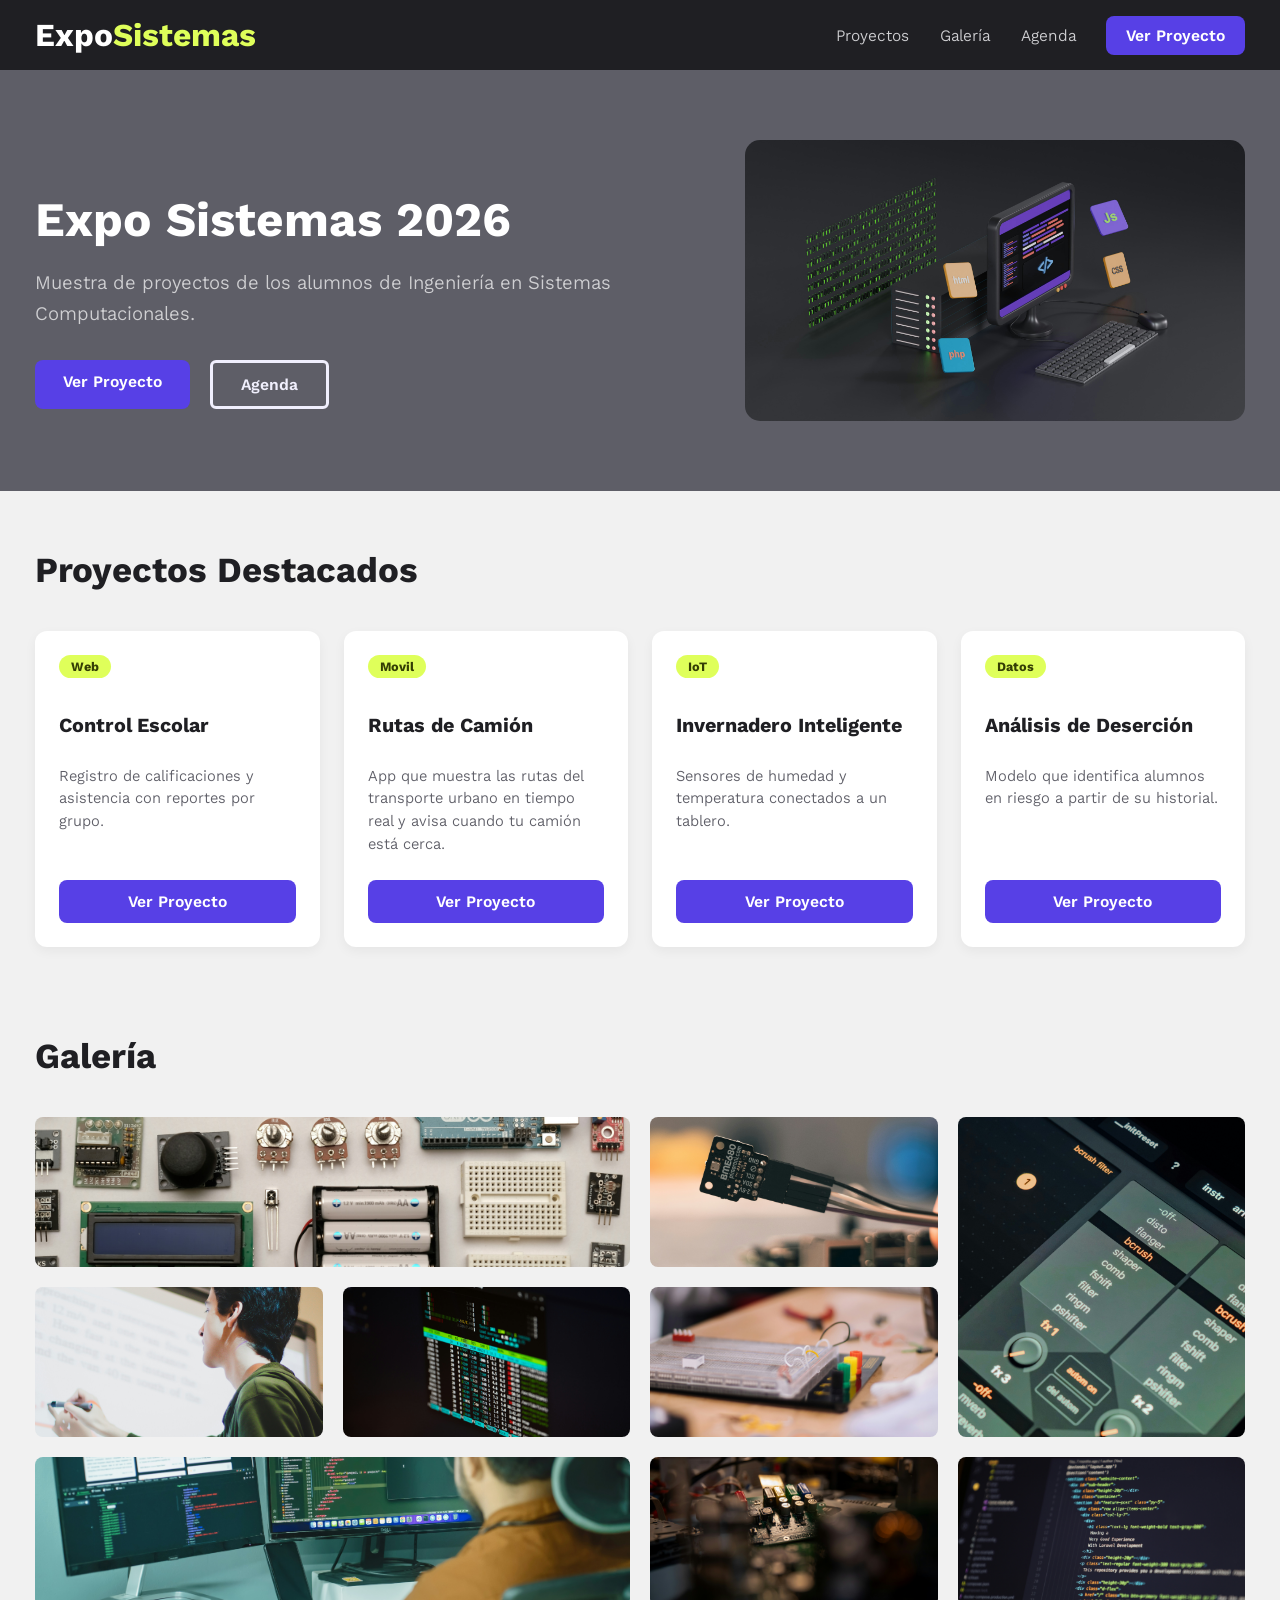
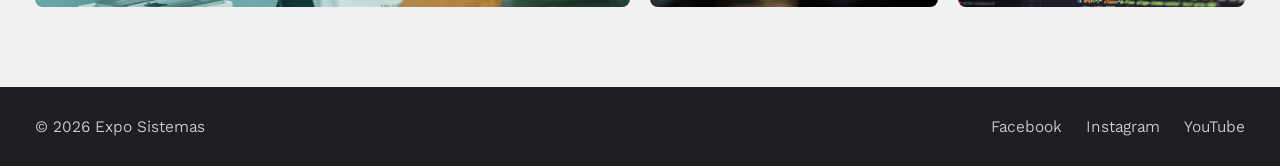
<file: index.html>
<!doctype html>
<html lang="es">
  <head>
    <meta charset="UTF-8" />
    <meta name="viewport" content="width=device-width, initial-scale=1.0" />
    <title>Expo Sistemas 2026</title>
    <link rel="stylesheet" href="indexstyle.css" />
  </head>
  <body>
    <header class="header">
      <div class="logo-texto">Expo<span>Sistemas</span></div>
      <nav class="nav">
        <ul>
          <li><a href="#proyectos">Proyectos</a></li>
          <li><a href="#galeria">Galería</a></li>
          <li><a href="#agenda">Agenda</a></li>
        </ul>
      </nav>
      <a href="#proyectos" class="btn-nav">Ver Proyecto</a>
    </header>

    <main>
      <!-- Parte1 -->
      <section class="hero">
        <div class="hero-contenido">
          <h1>Expo Sistemas 2026</h1>
          <p>
            Muestra de proyectos de los alumnos de Ingeniería en Sistemas
            Computacionales.
          </p>
          <div class="hero-botones">
            <a href="#proyectos" class="btn-primario">Ver Proyecto</a>
            <a href="#agenda" class="btn-secundario">Agenda</a>
          </div>
        </div>
        <div class="hero-imagen">
          <img
            src="ExpoImagenes/ImagenPrincipal.jpg"
            alt="Ilustración 3D de estación de trabajo con código"
            loading="lazy"
          />
        </div>
      </section>

      <!-- Parte2 -->
      <section id="proyectos" class="proyectos">
        <h2>Proyectos Destacados</h2>

        <div class="grid-tarjetas">
          <article class="tarjeta">
            <span class="etiqueta">Web</span>
            <h3>Control Escolar</h3>
            <p>
              Registro de calificaciones y asistencia con reportes por grupo.
            </p>
            <a href="#" class="btn-tarjeta">Ver Proyecto</a>
          </article>

          <article class="tarjeta">
            <span class="etiqueta">Movil</span>
            <h3>Rutas de Camión</h3>
            <p>
              App que muestra las rutas del transporte urbano en tiempo real y
              avisa cuando tu camión está cerca.
            </p>
            <a href="#" class="btn-tarjeta">Ver Proyecto</a>
          </article>

          <article class="tarjeta">
            <span class="etiqueta">IoT</span>
            <h3>Invernadero Inteligente</h3>
            <p>Sensores de humedad y temperatura conectados a un tablero.</p>
            <a href="#" class="btn-tarjeta">Ver Proyecto</a>
          </article>

          <article class="tarjeta">
            <span class="etiqueta">Datos</span>
            <h3>Análisis de Deserción</h3>
            <p>
              Modelo que identifica alumnos en riesgo a partir de su historial.
            </p>
            <a href="#" class="btn-tarjeta">Ver Proyecto</a>
          </article>
        </div>
      </section>

      <!-- Parte3 -->
      <section id="galeria" class="galeria">
        <h2>Galería</h2>

        <div class="grid-galeria">
          <figure class="galeria-item img-1">
            <img
              src="ExpoImagenes/Imagen1.jpg"
              alt="Componentes electrónicos"
              loading="lazy"
            />
          </figure>
          <figure class="galeria-item img-2">
            <img
              src="ExpoImagenes/Imagen2.jpg"
              alt="Sensor electrónico"
              loading="lazy"
            />
          </figure>
          <figure class="galeria-item img-3">
            <img
              src="ExpoImagenes/Imagen3.jpg"
              alt="Interfaz de usuario"
              loading="lazy"
            />
          </figure>
          <figure class="galeria-item img-4">
            <img
              src="ExpoImagenes/Imagen4.jpg"
              alt="Estudiante programando"
              loading="lazy"
            />
          </figure>
          <figure class="galeria-item img-5">
            <img
              src="ExpoImagenes/Imagen5.jpg"
              alt="Pantalla con código"
              loading="lazy"
            />
          </figure>
          <figure class="galeria-item img-6">
            <img
              src="ExpoImagenes/Imagen6.jpg"
              alt="Circuito integrado"
              loading="lazy"
            />
          </figure>
          <figure class="galeria-item img-7">
            <img
              src="ExpoImagenes/Imagen7.jpg"
              alt="Desarrollo de software"
              loading="lazy"
            />
          </figure>
          <figure class="galeria-item img-8">
            <img
              src="ExpoImagenes/Imagen8.jpg"
              alt="Workspace tecnológico"
              loading="lazy"
            />
          </figure>
          <figure class="galeria-item img-9">
            <img
              src="ExpoImagenes/Imagen9.jpg"
              alt="Equipo de trabajo"
              loading="lazy"
            />
          </figure>
        </div>
      </section>
    </main>

    <!-- Parte4 -->
    <footer class="footer">
      <div class="footer-contenido">
        <p class="copyright">© 2026 Expo Sistemas</p>
        <ul class="redes-sociales">
          <li>
            <a href="https://facebook.com" target="_blank" rel="noopener"
              >Facebook</a
            >
          </li>
          <li>
            <a href="https://instagram.com" target="_blank" rel="noopener"
              >Instagram</a
            >
          </li>
          <li>
            <a href="https://youtube.com" target="_blank" rel="noopener"
              >YouTube</a
            >
          </li>
        </ul>
      </div>
    </footer>
  </body>
</html>
</file>
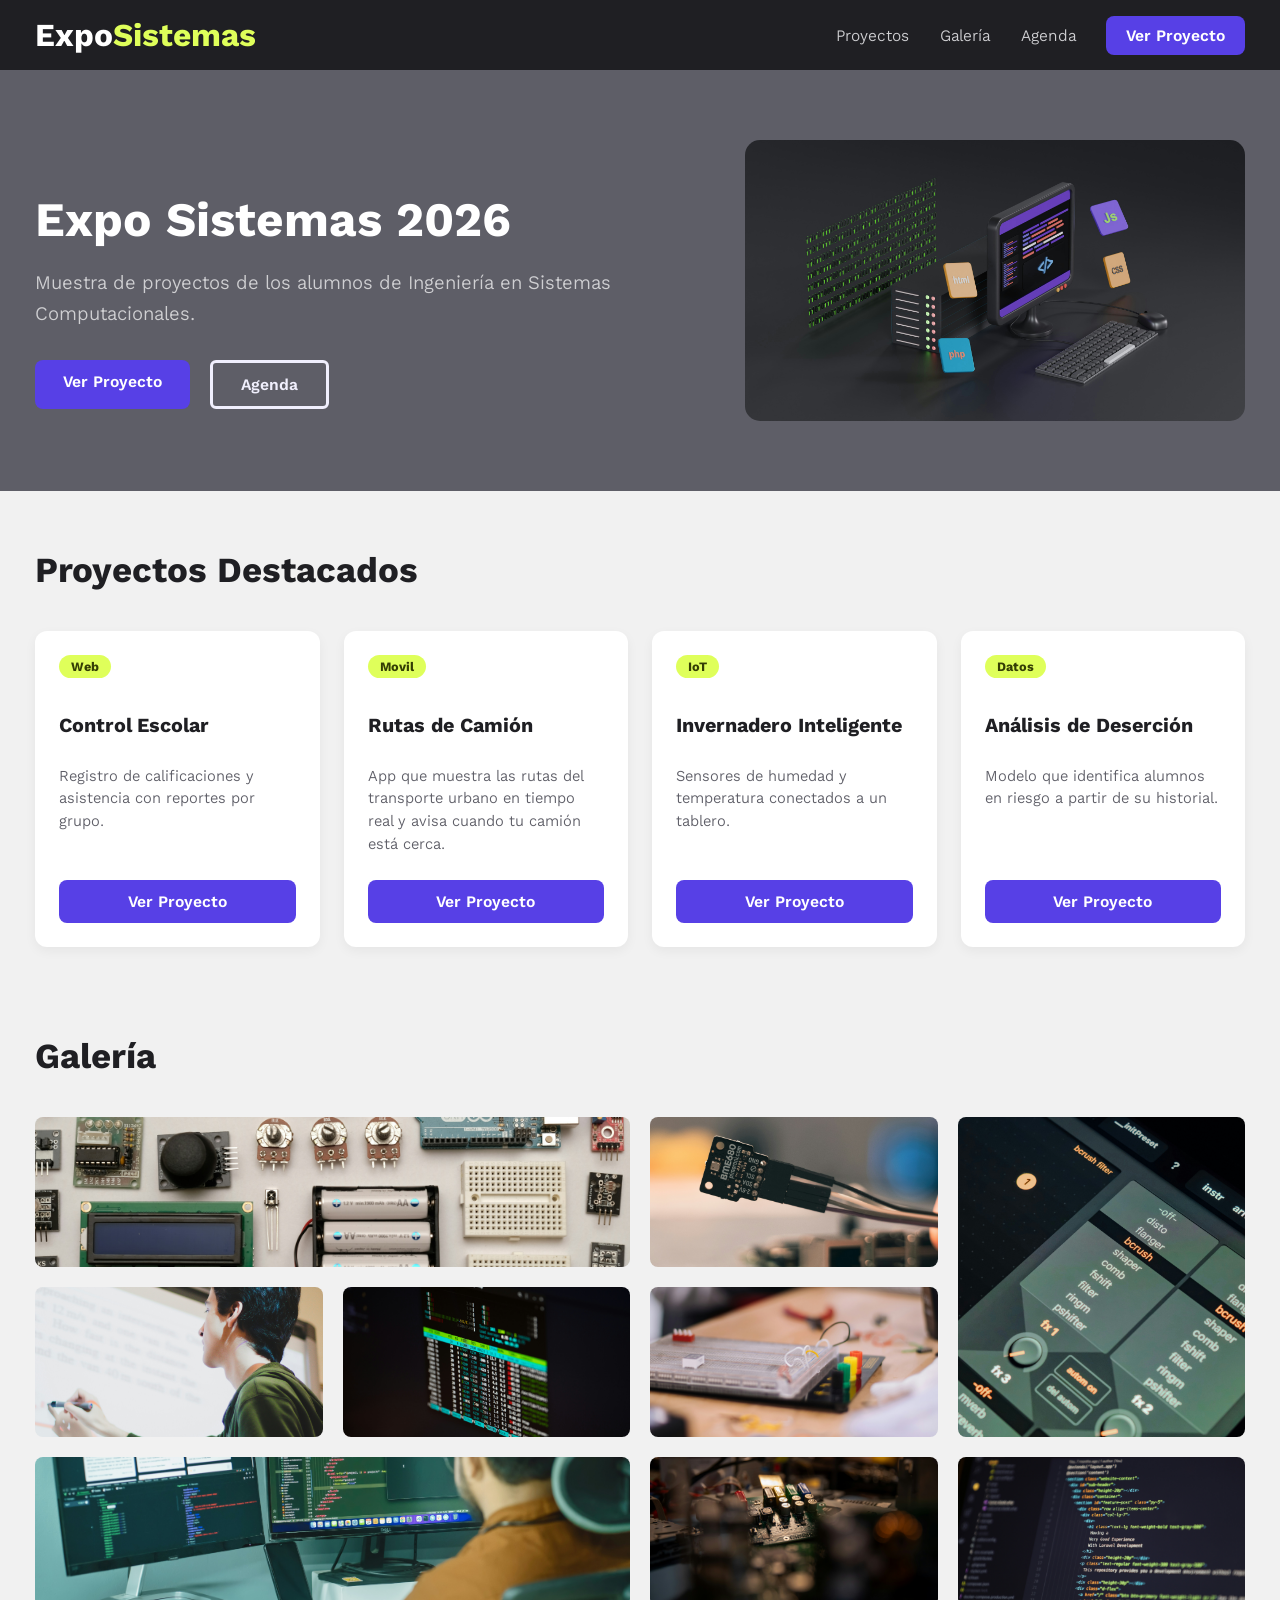
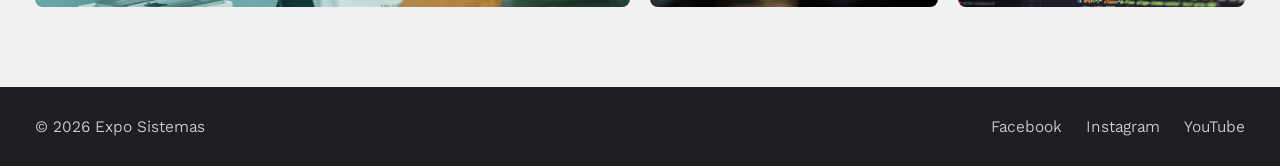
<file: expo.html>
<!doctype html>
<html lang="es">
  <head>
    <meta charset="UTF-8" />
    <meta name="viewport" content="width=device-width, initial-scale=1.0" />
    <title>Expo Sistemas 2026</title>
    <link rel="stylesheet" href="expo.css" />
  </head>
  <body>
    <header class="header">
      <div class="logo-texto">Expo<span>Sistemas</span></div>
      <nav class="nav">
        <ul>
          <li><a href="#proyectos">Proyectos</a></li>
          <li><a href="#galeria">Galería</a></li>
          <li><a href="#agenda">Agenda</a></li>
        </ul>
      </nav>
      <a href="#proyectos" class="btn-nav">Ver Proyecto</a>
    </header>

    <main>
      <!-- Parte1 -->
      <section class="hero">
        <div class="hero-contenido">
          <h1>Expo Sistemas 2026</h1>
          <p>
            Muestra de proyectos de los alumnos de Ingeniería en Sistemas
            Computacionales.
          </p>
          <div class="hero-botones">
            <a href="#proyectos" class="btn-primario">Ver Proyecto</a>
            <a href="#agenda" class="btn-secundario">Agenda</a>
          </div>
        </div>
        <div class="hero-imagen">
          <img
            src="ExpoImagenes/ImagenPrincipal.jpg"
            alt="Ilustración 3D de estación de trabajo con código"
            loading="lazy"
          />
        </div>
      </section>

      <!-- Parte2 -->
      <section id="proyectos" class="proyectos">
        <h2>Proyectos Destacados</h2>

        <div class="grid-tarjetas">
          <article class="tarjeta">
            <span class="etiqueta">Web</span>
            <h3>Control Escolar</h3>
            <p>
              Registro de calificaciones y asistencia con reportes por grupo.
            </p>
            <a href="#" class="btn-tarjeta">Ver Proyecto</a>
          </article>

          <article class="tarjeta">
            <span class="etiqueta">Movil</span>
            <h3>Rutas de Camión</h3>
            <p>
              App que muestra las rutas del transporte urbano en tiempo real y
              avisa cuando tu camión está cerca.
            </p>
            <a href="#" class="btn-tarjeta">Ver Proyecto</a>
          </article>

          <article class="tarjeta">
            <span class="etiqueta">IoT</span>
            <h3>Invernadero Inteligente</h3>
            <p>Sensores de humedad y temperatura conectados a un tablero.</p>
            <a href="#" class="btn-tarjeta">Ver Proyecto</a>
          </article>

          <article class="tarjeta">
            <span class="etiqueta">Datos</span>
            <h3>Análisis de Deserción</h3>
            <p>
              Modelo que identifica alumnos en riesgo a partir de su historial.
            </p>
            <a href="#" class="btn-tarjeta">Ver Proyecto</a>
          </article>
        </div>
      </section>

      <!-- Parte3 -->
      <section id="galeria" class="galeria">
        <h2>Galería</h2>

        <div class="grid-galeria">
          <figure class="galeria-item img-1">
            <img
              src="ExpoImagenes/Imagen1.jpg"
              alt="Componentes electrónicos"
              loading="lazy"
            />
          </figure>
          <figure class="galeria-item img-2">
            <img
              src="ExpoImagenes/Imagen2.jpg"
              alt="Sensor electrónico"
              loading="lazy"
            />
          </figure>
          <figure class="galeria-item img-3">
            <img
              src="ExpoImagenes/Imagen3.jpg"
              alt="Interfaz de usuario"
              loading="lazy"
            />
          </figure>
          <figure class="galeria-item img-4">
            <img
              src="ExpoImagenes/Imagen4.jpg"
              alt="Estudiante programando"
              loading="lazy"
            />
          </figure>
          <figure class="galeria-item img-5">
            <img
              src="ExpoImagenes/Imagen5.jpg"
              alt="Pantalla con código"
              loading="lazy"
            />
          </figure>
          <figure class="galeria-item img-6">
            <img
              src="ExpoImagenes/Imagen6.jpg"
              alt="Circuito integrado"
              loading="lazy"
            />
          </figure>
          <figure class="galeria-item img-7">
            <img
              src="ExpoImagenes/Imagen7.jpg"
              alt="Desarrollo de software"
              loading="lazy"
            />
          </figure>
          <figure class="galeria-item img-8">
            <img
              src="ExpoImagenes/Imagen8.jpg"
              alt="Workspace tecnológico"
              loading="lazy"
            />
          </figure>
          <figure class="galeria-item img-9">
            <img
              src="ExpoImagenes/Imagen9.jpg"
              alt="Equipo de trabajo"
              loading="lazy"
            />
          </figure>
        </div>
      </section>
    </main>

    <!-- Parte4 -->
    <footer class="footer">
      <div class="footer-contenido">
        <p class="copyright">© 2026 Expo Sistemas</p>
        <ul class="redes-sociales">
          <li>
            <a href="https://facebook.com" target="_blank" rel="noopener"
              >Facebook</a
            >
          </li>
          <li>
            <a href="https://instagram.com" target="_blank" rel="noopener"
              >Instagram</a
            >
          </li>
          <li>
            <a href="https://youtube.com" target="_blank" rel="noopener"
              >YouTube</a
            >
          </li>
        </ul>
      </div>
    </footer>
  </body>
</html>
</file>
<file: indexstyle.css>
/*General*/
@import url('https://fonts.googleapis.com/css2?family=Kantumruy+Pro:wght@400;600;700&display=swap');
*{
  box-sizing: border-box;
}

body{
  font-family: 'Kantumruy Pro', sans-serif;
  margin: 0;
  padding: 0;
  padding-top: 70px;
  background-color: #F1F1F1 ;
}

/*Parte1*/

.header {
  position: fixed;
  top: 0;
  left: 0;
  width: 100%;
  height: 70px;
  background-color: #1F1F23;
  display: flex;
  justify-content: space-between; 
  align-items: center; 
  padding: 0 35px; 
  z-index: 1000;
}


.logo-texto {
  font-size: 2rem;
  font-weight: 700;
  color: #FFFFFF;
}

.logo-texto span {
  color: #DFFF5A;
}

.nav {
  margin-left: auto;
  margin-right: 30px;
}

.nav ul {
  display: flex;
  list-style: none;
  gap: 31px; 
}

.nav a {
  color: #CFCFD2;
  text-decoration: none; 
  font-weight: 400;
  transition: color 0.3s ease;
}

.nav a:hover {
  color:#DFFF5A; 
}

.btn-nav {
  background-color: #5740E6;
  color: #FFFFFF;
  padding: 10px 20px;
  border-radius: 8px;
  text-decoration: none;
  font-weight: 600;
  transition: background-color 0.3s ease;
}

.btn-nav:hover {
  background-color: #361EAE; 
}

.hero {
  display: flex;
  justify-content: space-between; 
  align-items: center; 
  padding: 70px 35px; 
  background-color: #5E5E67; 
  gap: 50px; 
}

.hero-contenido {
  flex: 1; 
  max-width: 700px;
}

.hero-contenido h1 {
  font-size: 3rem; 
  font-weight: 900;
  margin-bottom: 20px;
  color: #FFFFFF;
}

.hero-contenido p {
  font-size: 1.2rem;
  color: #CFCFD2; 
  line-height: 1.6; 
  margin-bottom: 30px;
}


.hero-botones {
  display: flex;
  gap: 20px; 
}


.btn-primario {
  background-color: #5740E6;
  color: #FFFFFF;
  padding: 12px 28px;
  border-radius: 8px;
  text-decoration: none;
  font-weight: 600;
  transition: background-color 0.3s ease;
}

.btn-primario:hover {
  background-color: #361EAE; 
}


.btn-secundario {
  background-color: transparent;
  color: #F0EFFD;
  border: 3px solid #F0EFFD; 
  padding: 12px 28px;
  border-radius: 6px;
  text-decoration: none;
  font-weight: 600;
  transition: border-color 0.3s ease, background-color 0.3s ease;
}

.btn-secundario:hover {
  border-color: #361EAE;
  color: #361EAE;
}

.hero-imagen {
  flex: 1; 
  display: flex;
  justify-content: right;
}

.hero-imagen img {
  width: 100%;
  max-width: 500px;
  height: auto;
  border-radius: 15px;
  object-fit: cover; 
}

/*Parte2*/


.proyectos {
  padding: 30px 35px;
  background-color: #F1F1F1; 
  color: #1F1F23; 
}

.proyectos h2 {
  font-size: 2.2rem;
  font-weight: 700;
  margin-bottom: 40px;
  color: #1F1F23;
}

.grid-tarjetas {
  display: grid;
  grid-template-columns: repeat(4, 1fr); 
  gap: 24px;
}

.tarjeta {
  background-color: #FFFFFF;
  border-radius: 12px;
  padding: 24px;
  box-shadow: 0 4px 12px rgba(0, 0, 0, 0.05); 
  display: flex;
  flex-direction: column;
  align-items: flex-start;
}


.tarjeta .etiqueta {
  background-color: #DFFF5A; 
  color: #343E05;
  font-size: 0.8rem;
  font-weight: 700;
  padding: 4px 12px;
  border-radius: 20px;
  margin-bottom: 16px;
  display: inline-block;
}


.tarjeta h3 {
  font-size: 1.25rem;
  font-weight: 700;
  margin-bottom: 12px;
  color: #1F1F23;
}


.tarjeta p {
  font-size: 0.95rem;
  color: #5E5E67;
  line-height: 1.5;
  margin-bottom: 24px;
}

.btn-tarjeta {
  background-color: #5740E6;
  color: #FFFFFF;
  padding: 12px 24px;
  border-radius: 8px;
  text-decoration: none;
  font-weight: 600;
  width: 100%; 
  text-align: center;
  margin-top: auto; 
  transition: background-color 0.3s ease;
}

.btn-tarjeta:hover {
  background-color: #361EAE;
}

/*Parte3*/

.galeria {
  padding: 30px 35px 80px 35px ;
  background-color: #F1F1F1; 
  color: #1F1F23;
  box-sizing: border-box;
  width: 100%;
}

.galeria h2 {
  font-size: 2.2rem;
  font-weight: 700;
  margin-bottom: 40px;
  color: #1F1F23;
}

.grid-galeria {
  display: grid;
  grid-template-columns: repeat(4, 1fr); 
  grid-auto-rows: 150px; 
  gap: 20px;
  width: 100%; 
}

.galeria-item {
  width: 100%;
  height: 100%; 
  border-radius: 8px;
  overflow: hidden; 
  margin: 0;
}

.galeria-item img {
  width: 100%;
  height: 100%;
  object-fit: cover; 
  object-position: center;
  display: block;
  transition: transform 0.3s ease; 
}
.galeria-item img:hover {
  transform: scale(1.03);
}

.img-1{
  grid-column: 1/3;
  grid-row: 1/2;
}

.img-2{
  grid-column: 3/4;
  grid-row: 1/2;
}

.img-3{
  grid-column: 4/5;
  grid-row: 1/3;
}

.img-4{
  grid-column: 1/2;
  grid-row: 2/3;
}
.img-5{
  grid-column: 2/3;
  grid-row: 2/3;
}
.img-6{
  grid-column: 3/4;
  grid-row: 2/3;
}
.img-7{
  grid-column: 1/3;
  grid-row: 3/4;
}
.img-8{
  grid-column: 3/4;
  grid-row: 3/4;
}
.img-9{
  grid-column: 4/5;
  grid-row: 3/4;
}

/*Parte4*/

.footer {
  background-color: #1F1F23; 
  padding: 30px 35px;
  color: #CFCFD2;
}

.footer-contenido {
  display: flex;
  justify-content: space-between; 
  align-items: center; 
}

.copyright {
  font-size: 400;
  margin: 0;
}

.redes-sociales {
  display: flex;
  list-style: none; 
  gap: 24px;
  padding: 0;
  margin: 0;
}

.redes-sociales a {
  color: #CFCFD2;
  text-decoration: none;
  font-size: 400;
  font-weight: 400;
  transition: color 0.3s ease;
}

.redes-sociales a:hover {
  color: #DFFF5A; 
}

/*VistaTableta*/

@media (max-width: 834px) {
  .hero {
    flex-direction: column;
    text-align: center;
    padding: 50px 35px;
  }
  
  .hero-botones {
    justify-content: center;
  }
  
  .grid-tarjetas {
    grid-template-columns: repeat(2, 1fr);
  }

  .grid-galeria {
    grid-template-columns: repeat(2, 1fr);
    grid-auto-rows: 200px;
  }
  .img-1, .img-2, .img-3, .img-4, .img-5, .img-6, .img-7, .img-8, .img-9 {
    grid-column: auto !important;
    grid-row: auto !important;
  }
}

/*VistaMovil*/
@media (max-width: 480px) {
  
  .header {
    flex-direction: column;
    height: auto;
    padding: 15px;
    gap: 15px;
  }

  body {
    padding-top: 150px; 
  }

  .nav {
    margin: 0;
  }

  .nav ul {
    gap: 15px;
    flex-wrap: wrap;
    justify-content: center;
  }

  .hero, .proyectos, .galeria, .footer {
    padding: 40px 20px;
  }

  .grid-tarjetas, .grid-galeria {
    grid-template-columns: 1fr;
  }

  .footer-contenido {
    flex-direction: column;
    gap: 15px;
    text-align: center;
  }
}
</file>
<file: expo.css>
/*General*/
@import url('https://fonts.googleapis.com/css2?family=Kantumruy+Pro:wght@400;600;700&display=swap');
*{
  box-sizing: border-box;
}

body{
  font-family: 'Kantumruy Pro', sans-serif;
  margin: 0;
  padding: 0;
  padding-top: 70px;
  background-color: #F1F1F1 ;
}

/*Parte1*/

.header {
  position: fixed;
  top: 0;
  left: 0;
  width: 100%;
  height: 70px;
  background-color: #1F1F23;
  display: flex;
  justify-content: space-between; 
  align-items: center; 
  padding: 0 35px; 
  z-index: 1000;
}


.logo-texto {
  font-size: 2rem;
  font-weight: 700;
  color: #FFFFFF;
}

.logo-texto span {
  color: #DFFF5A;
}

.nav {
  margin-left: auto;
  margin-right: 30px;
}

.nav ul {
  display: flex;
  list-style: none;
  gap: 31px; 
}

.nav a {
  color: #CFCFD2;
  text-decoration: none; 
  font-weight: 400;
  transition: color 0.3s ease;
}

.nav a:hover {
  color:#DFFF5A; 
}

.btn-nav {
  background-color: #5740E6;
  color: #FFFFFF;
  padding: 10px 20px;
  border-radius: 8px;
  text-decoration: none;
  font-weight: 600;
  transition: background-color 0.3s ease;
}

.btn-nav:hover {
  background-color: #361EAE; 
}

.hero {
  display: flex;
  justify-content: space-between; 
  align-items: center; 
  padding: 70px 35px; 
  background-color: #5E5E67; 
  gap: 50px; 
}

.hero-contenido {
  flex: 1; 
  max-width: 700px;
}

.hero-contenido h1 {
  font-size: 3rem; 
  font-weight: 900;
  margin-bottom: 20px;
  color: #FFFFFF;
}

.hero-contenido p {
  font-size: 1.2rem;
  color: #CFCFD2; 
  line-height: 1.6; 
  margin-bottom: 30px;
}


.hero-botones {
  display: flex;
  gap: 20px; 
}


.btn-primario {
  background-color: #5740E6;
  color: #FFFFFF;
  padding: 12px 28px;
  border-radius: 8px;
  text-decoration: none;
  font-weight: 600;
  transition: background-color 0.3s ease;
}

.btn-primario:hover {
  background-color: #361EAE; 
}


.btn-secundario {
  background-color: transparent;
  color: #F0EFFD;
  border: 3px solid #F0EFFD; 
  padding: 12px 28px;
  border-radius: 6px;
  text-decoration: none;
  font-weight: 600;
  transition: border-color 0.3s ease, background-color 0.3s ease;
}

.btn-secundario:hover {
  border-color: #361EAE;
  color: #361EAE;
}

.hero-imagen {
  flex: 1; 
  display: flex;
  justify-content: right;
}

.hero-imagen img {
  width: 100%;
  max-width: 500px;
  height: auto;
  border-radius: 15px;
  object-fit: cover; 
}

/*Parte2*/


.proyectos {
  padding: 30px 35px;
  background-color: #F1F1F1; 
  color: #1F1F23; 
}

.proyectos h2 {
  font-size: 2.2rem;
  font-weight: 700;
  margin-bottom: 40px;
  color: #1F1F23;
}

.grid-tarjetas {
  display: grid;
  grid-template-columns: repeat(4, 1fr); 
  gap: 24px;
}

.tarjeta {
  background-color: #FFFFFF;
  border-radius: 12px;
  padding: 24px;
  box-shadow: 0 4px 12px rgba(0, 0, 0, 0.05); 
  display: flex;
  flex-direction: column;
  align-items: flex-start;
}


.tarjeta .etiqueta {
  background-color: #DFFF5A; 
  color: #343E05;
  font-size: 0.8rem;
  font-weight: 700;
  padding: 4px 12px;
  border-radius: 20px;
  margin-bottom: 16px;
  display: inline-block;
}


.tarjeta h3 {
  font-size: 1.25rem;
  font-weight: 700;
  margin-bottom: 12px;
  color: #1F1F23;
}


.tarjeta p {
  font-size: 0.95rem;
  color: #5E5E67;
  line-height: 1.5;
  margin-bottom: 24px;
}

.btn-tarjeta {
  background-color: #5740E6;
  color: #FFFFFF;
  padding: 12px 24px;
  border-radius: 8px;
  text-decoration: none;
  font-weight: 600;
  width: 100%; 
  text-align: center;
  margin-top: auto; 
  transition: background-color 0.3s ease;
}

.btn-tarjeta:hover {
  background-color: #361EAE;
}

/*Parte3*/

.galeria {
  padding: 30px 35px 80px 35px ;
  background-color: #F1F1F1; 
  color: #1F1F23;
  box-sizing: border-box;
  width: 100%;
}

.galeria h2 {
  font-size: 2.2rem;
  font-weight: 700;
  margin-bottom: 40px;
  color: #1F1F23;
}

.grid-galeria {
  display: grid;
  grid-template-columns: repeat(4, 1fr); 
  grid-auto-rows: 150px; 
  gap: 20px;
  width: 100%; 
}

.galeria-item {
  width: 100%;
  height: 100%; 
  border-radius: 8px;
  overflow: hidden; 
  margin: 0;
}

.galeria-item img {
  width: 100%;
  height: 100%;
  object-fit: cover; 
  object-position: center;
  display: block;
  transition: transform 0.3s ease; 
}
.galeria-item img:hover {
  transform: scale(1.03);
}

.img-1{
  grid-column: 1/3;
  grid-row: 1/2;
}

.img-2{
  grid-column: 3/4;
  grid-row: 1/2;
}

.img-3{
  grid-column: 4/5;
  grid-row: 1/3;
}

.img-4{
  grid-column: 1/2;
  grid-row: 2/3;
}
.img-5{
  grid-column: 2/3;
  grid-row: 2/3;
}
.img-6{
  grid-column: 3/4;
  grid-row: 2/3;
}
.img-7{
  grid-column: 1/3;
  grid-row: 3/4;
}
.img-8{
  grid-column: 3/4;
  grid-row: 3/4;
}
.img-9{
  grid-column: 4/5;
  grid-row: 3/4;
}

/*Parte4*/

.footer {
  background-color: #1F1F23; 
  padding: 30px 35px;
  color: #CFCFD2;
}

.footer-contenido {
  display: flex;
  justify-content: space-between; 
  align-items: center; 
}

.copyright {
  font-size: 400;
  margin: 0;
}

.redes-sociales {
  display: flex;
  list-style: none; 
  gap: 24px;
  padding: 0;
  margin: 0;
}

.redes-sociales a {
  color: #CFCFD2;
  text-decoration: none;
  font-size: 400;
  font-weight: 400;
  transition: color 0.3s ease;
}

.redes-sociales a:hover {
  color: #DFFF5A; 
}

/*VistaTableta*/

@media (max-width: 834px) {
  .hero {
    flex-direction: column;
    text-align: center;
    padding: 50px 35px;
  }
  
  .hero-botones {
    justify-content: center;
  }
  
  .grid-tarjetas {
    grid-template-columns: repeat(2, 1fr);
  }

  .grid-galeria {
    grid-template-columns: repeat(2, 1fr);
    grid-auto-rows: 200px;
  }
  .img-1, .img-2, .img-3, .img-4, .img-5, .img-6, .img-7, .img-8, .img-9 {
    grid-column: auto !important;
    grid-row: auto !important;
  }
}

/*VistaMovil*/
@media (max-width: 480px) {
  
  .header {
    flex-direction: column;
    height: auto;
    padding: 15px;
    gap: 15px;
  }

  body {
    padding-top: 150px; 
  }

  .nav {
    margin: 0;
  }

  .nav ul {
    gap: 15px;
    flex-wrap: wrap;
    justify-content: center;
  }

  .hero, .proyectos, .galeria, .footer {
    padding: 40px 20px;
  }

  .grid-tarjetas, .grid-galeria {
    grid-template-columns: 1fr;
  }

  .footer-contenido {
    flex-direction: column;
    gap: 15px;
    text-align: center;
  }
}
</file>
